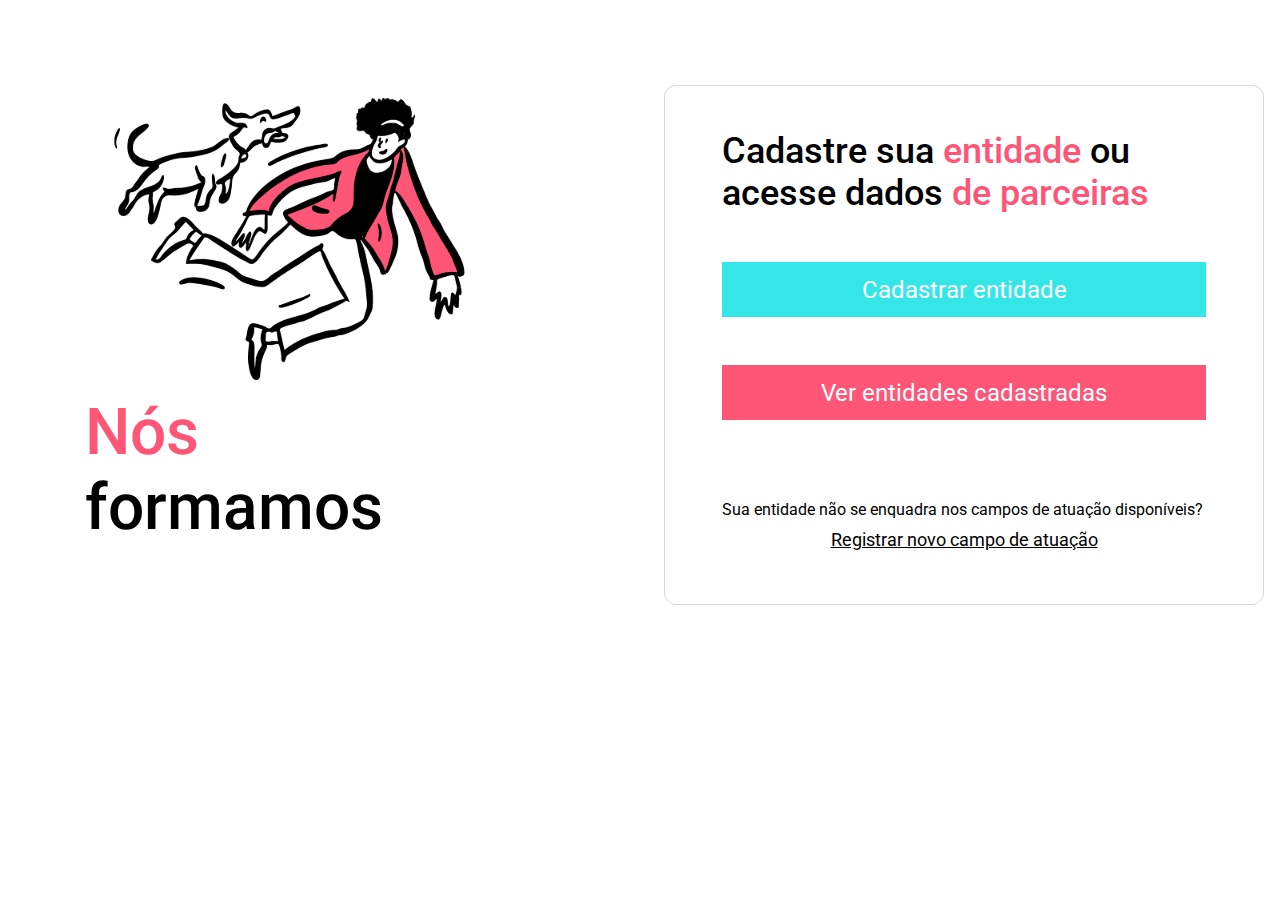
<file: index.html>
<!DOCTYPE html>
<html lang="en">
<head>
  <meta charset="UTF-8">
  <meta name="viewport" content="width=device-width, initial-scale=1.0">
  <link rel="stylesheet" href="style.css">
  <link rel="preconnect" href="https://fonts.googleapis.com">
  <link rel="preconnect" href="https://fonts.gstatic.com" crossorigin>
  <link href="https://fonts.googleapis.com/css2?family=Roboto:wght@100;300;400&display=swap" rel="stylesheet">
  <title>Document</title>
</head>
<body>
  <div class="container">
    <aside>
      <img src="assets/hero.svg" alt="img hero">
      <h1><span>Nós</span> formamos</h1>
    </aside>
    <main>
      <h2>
        Cadastre sua  <span>entidade</span> ou
        acesse dados <span>de parceiras</span> 
      </h2>
        <div class="actions">
          <a href="cadastro-entidade.html">Cadastrar entidade</a>
        <a href="">Ver entidades cadastradas</a>
      </div>
      <footer>
        <p>Sua entidade não se enquadra nos campos de atuação disponíveis?</p>
        <a href="">Registrar novo campo de atuação</a>
        </main>   
      </footer>   
  </div>
</body>
</html>
</file>
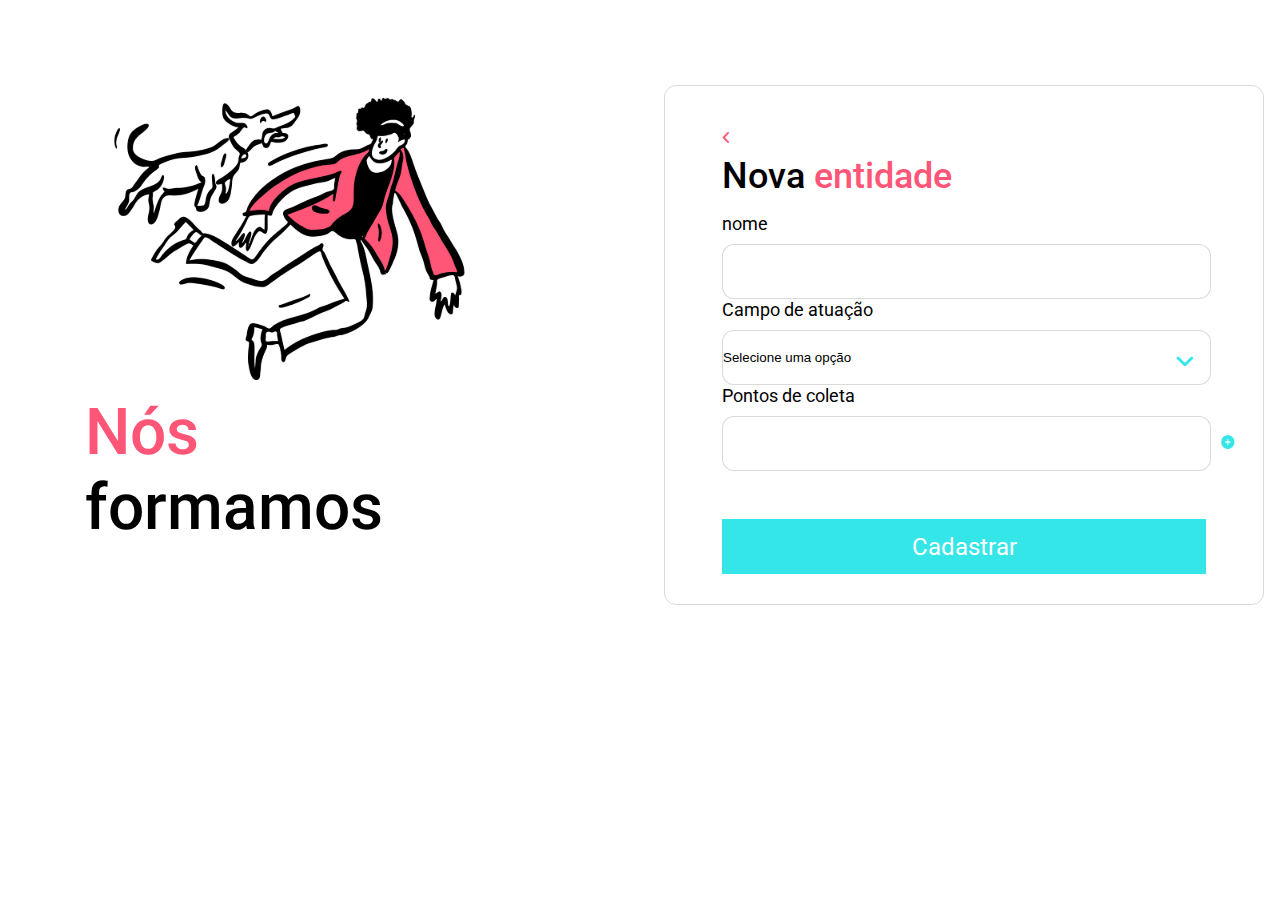
<file: cadastro-entidade.html>
<!DOCTYPE html>
<html lang="en">
<head>
  <meta charset="UTF-8">
  <meta name="viewport" content="width=device-width, initial-scale=1.0">
  <link rel="stylesheet" href="style.css">
  <link rel="preconnect" href="https://fonts.googleapis.com">
  <link rel="preconnect" href="https://fonts.gstatic.com" crossorigin>
  <link rel="stylesheet" href="assets/fontawesome-free-6.5.2-web/css/all.css">
  <link href="https://fonts.googleapis.com/css2?family=Roboto:wght@100;300;400&display=swap" rel="stylesheet">
  <title>Document</title>
</head>
<body>
  <div class="container">
    <aside>
      <img src="assets/hero.svg" alt="img hero">
      <h1><span>Nós</span> formamos</h1>
    </aside>
    <main>
      <header>
        <a href="index.html">
          <i class="fa-solid fa-angle-left"></i>
        </a>
      </header>
      <h2>Nova <span>entidade</span></h2>
      <form action="">
        <label for="nome">nome</label>
        <input type="text" id="nome">
        <div class="selected-div">
          <label for="field">Campo de atuação</label>
          <select type="text" id="field">
              <option value="">Selecione uma opção</option>
              <option value="abrigo">Abrigo de animais</option>
          </select>   
        </div>  
        <div class="points">
          <label for="points">Pontos de coleta</label>
          <input type="text" id="points">
          <button>      
              <i class="fa-solid fa-circle-plus"></i>
          </button>
        </div>
      </form>
        <div class="actions">
          <a href=>Cadastrar</a>
      </div>     
        </main>     
  </div>
</body>
</html>
</file>
<file: style.css>
*{
  margin: 0;
  padding: 0;
  box-sizing:  border-box;
}

:root{
  font-size: 62.5%;
  --default-border: 0.1rem solid rgba(0,0,0, 0.15);
  --default-border-radius: 1.2rem
}

body{ 
  font-family: 'Roboto' , sans-serif;
  font-size: 1.4rem;
}

.container{
  display: grid;
  grid-template-areas:
  '. . . . .'
  '. hero . form .'
  '. hero . form .'
  '. . . . .' ;
  gap: 8.5rem;
}

main{
  grid-area: form;
}

aside{
  grid-area: hero 
} 

aside h1 {
  font-size: 64px;
  font-weight: 500;
  line-height: 75px;
}

aside h1 span{
  color: #FF5678
}

main{
  width: 60rem;
  height: 52rem;
  border: var(--default-border);
  padding: 4.4rem 5.7rem;
  border-radius: 1.2rem;
  position: relative;
}

main h2 {
  max-width: 43rem;
  font-size: 3.6rem;
  font-weight: 500;
}

main h2 span{
  color: #FF5678
}

main .actions{
  display: flex;
flex-flow: column wrap;
}

main .actions a{
  font-size: 2.4rem;
  height: 5.5rem;
  background-color: #35E6E9;
  text-decoration: none;
  display: flex;  
  justify-content: center;
  align-items: center;
  color: #FFFFFF;
  margin-top: 4.8rem;
}

main .actions a + a{
 background-color: #FF5678;
  margin-top: 4.8rem;
}

main footer p{
  font-size: 1.6rem;
  margin-top: 8rem;
}

main footer a{
  font-size: 1.8rem;
  margin-top: 1rem;
  display: block;
  text-align: center;
 color: #000000;
}

main header{
  display: flex;
  align-items: center;
}

main header i { 
  gap: 0 1.8rem;
  color: #FF5678;
  height:2.4rem;
}

main form{
  margin-top: 1.6rem;
}

main form input, main form select{
  height: 5.5rem;
  width: 489px;
  background: #FFFFFF;
  border: var(--default-border);
  border-radius: var(--default-border-radius)
}

 main form select{
  appearance: none ;
}

main form .selected-div{
  position: relative;
}

main form .selected-div::after{
  top: 5.0rem;
  right: 1.2rem;
  font-size: 2.2rem;
  font-family: "Font Awesome 6 Free";
  font-weight: 600;
  content: "\f107";
  position: absolute;
  z-index: 1;
  color: #35E6E9;
}

main form input + button{
  position: absolute;
  right: -2.8rem;
  top: calc(2.7rem + 2.3rem);
  color:#35E6E9;
  background: transparent;
  border: none;
  cursor: pointer;
} 

main  form .points{
  position: relative;
}
main form label {
  font-size: 1.8rem;
  font-weight: 400;
  margin-bottom: 1rem;
  display: block;
}
</file>
